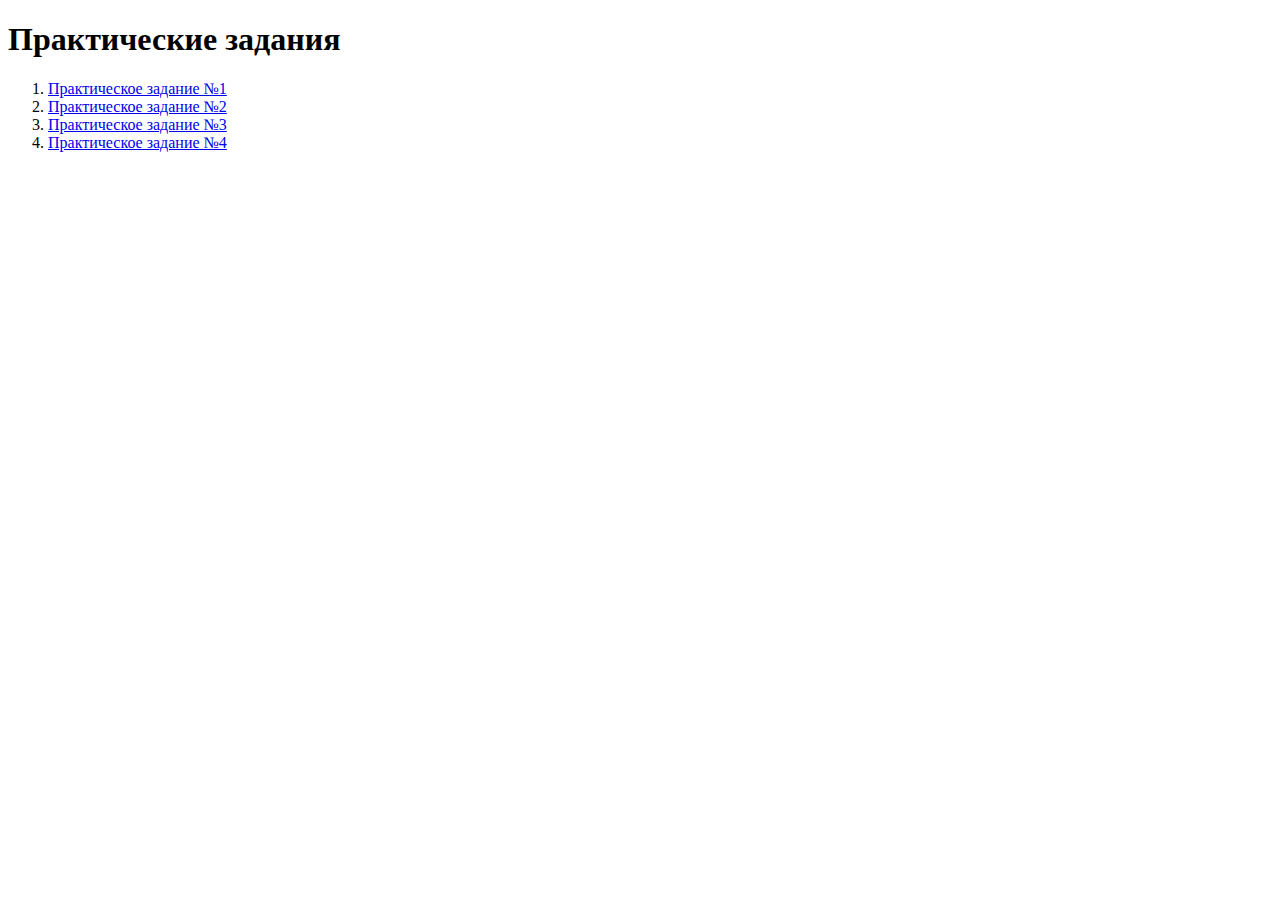
<file: index.html>
<!DOCTYPE html>
<html lang="en">
<head>
    <meta charset="UTF-8">
    <meta name="viewport" content="width=device-width, initial-scale=1.0">
    <title><Практические задания</title>
</head>
<body>
 <h1>Практические задания</h1>
 <ol>
    <li><a href="task1.html">Практическое задание №1</a></li>
    <li><a href="task2.html">Практическое задание №2</a></li>
    <li><a href="task3.html">Практическое задание №3</a></li>
    <li><a href="task4.html">Практическое задание №4</a></li>
 </ol>
     
</body>
</html>
</file>
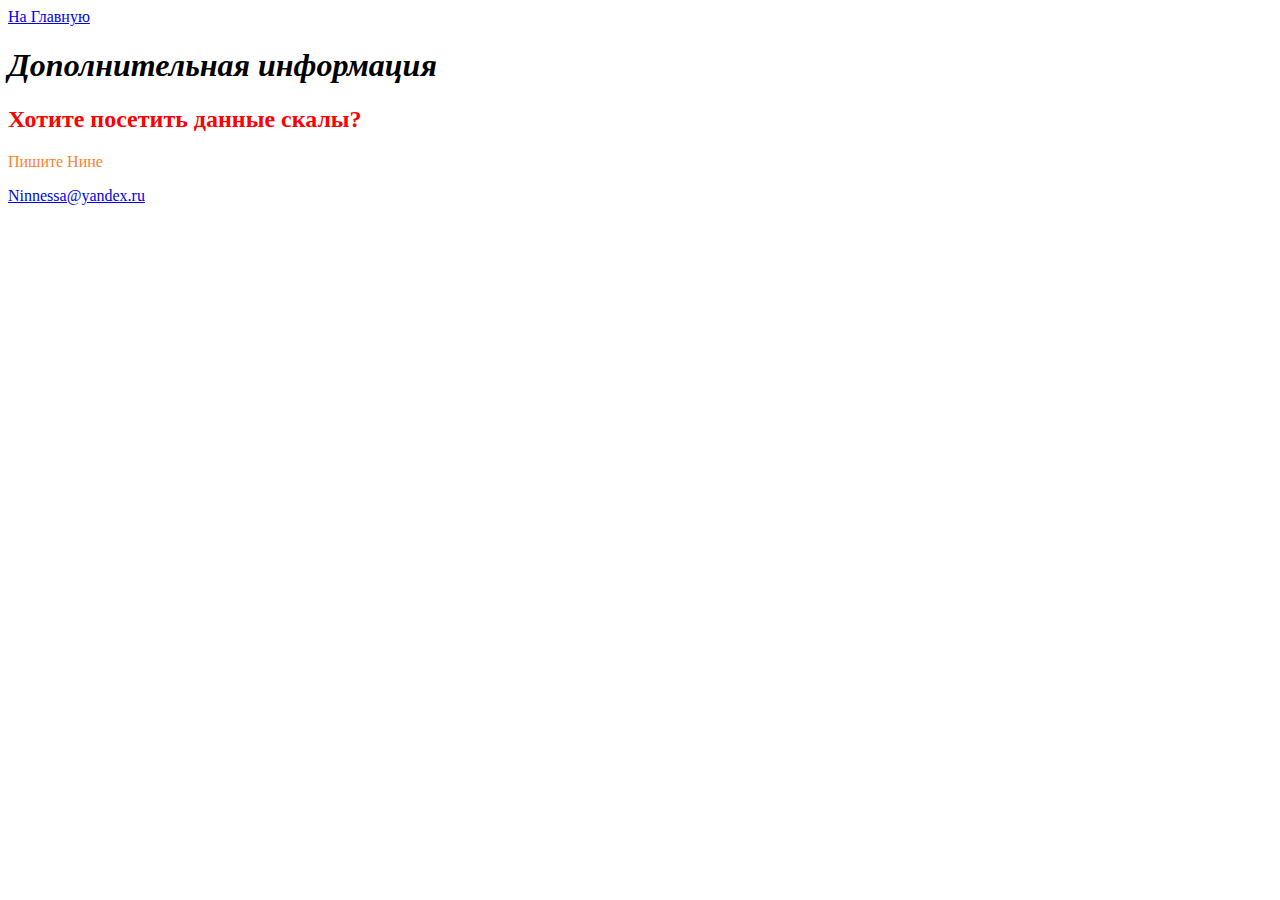
<file: task1.html>
<!DOCTYPE html>
<html lang="en">
<head>
    <meta charset="UTF-8">
    <meta name="viewport" content="width=device-width, initial-scale=1.0">
    <title><Дополнительная информация</title>
</head>
<body>
<a href="index.html">На Главную</a> 
<h1><I>Дополнительная информация</I></h1>
 <h2><font color=red>Хотите посетить данные скалы?</h2>
 <p><font color="#FF8030">Пишите Нине</p>
 

<a href="mailto:Ninnessa@yandex.ru" target="_blank" title="Пишите Нине">Ninnessa@yandex.ru</a>
</body>
</html>
</file>
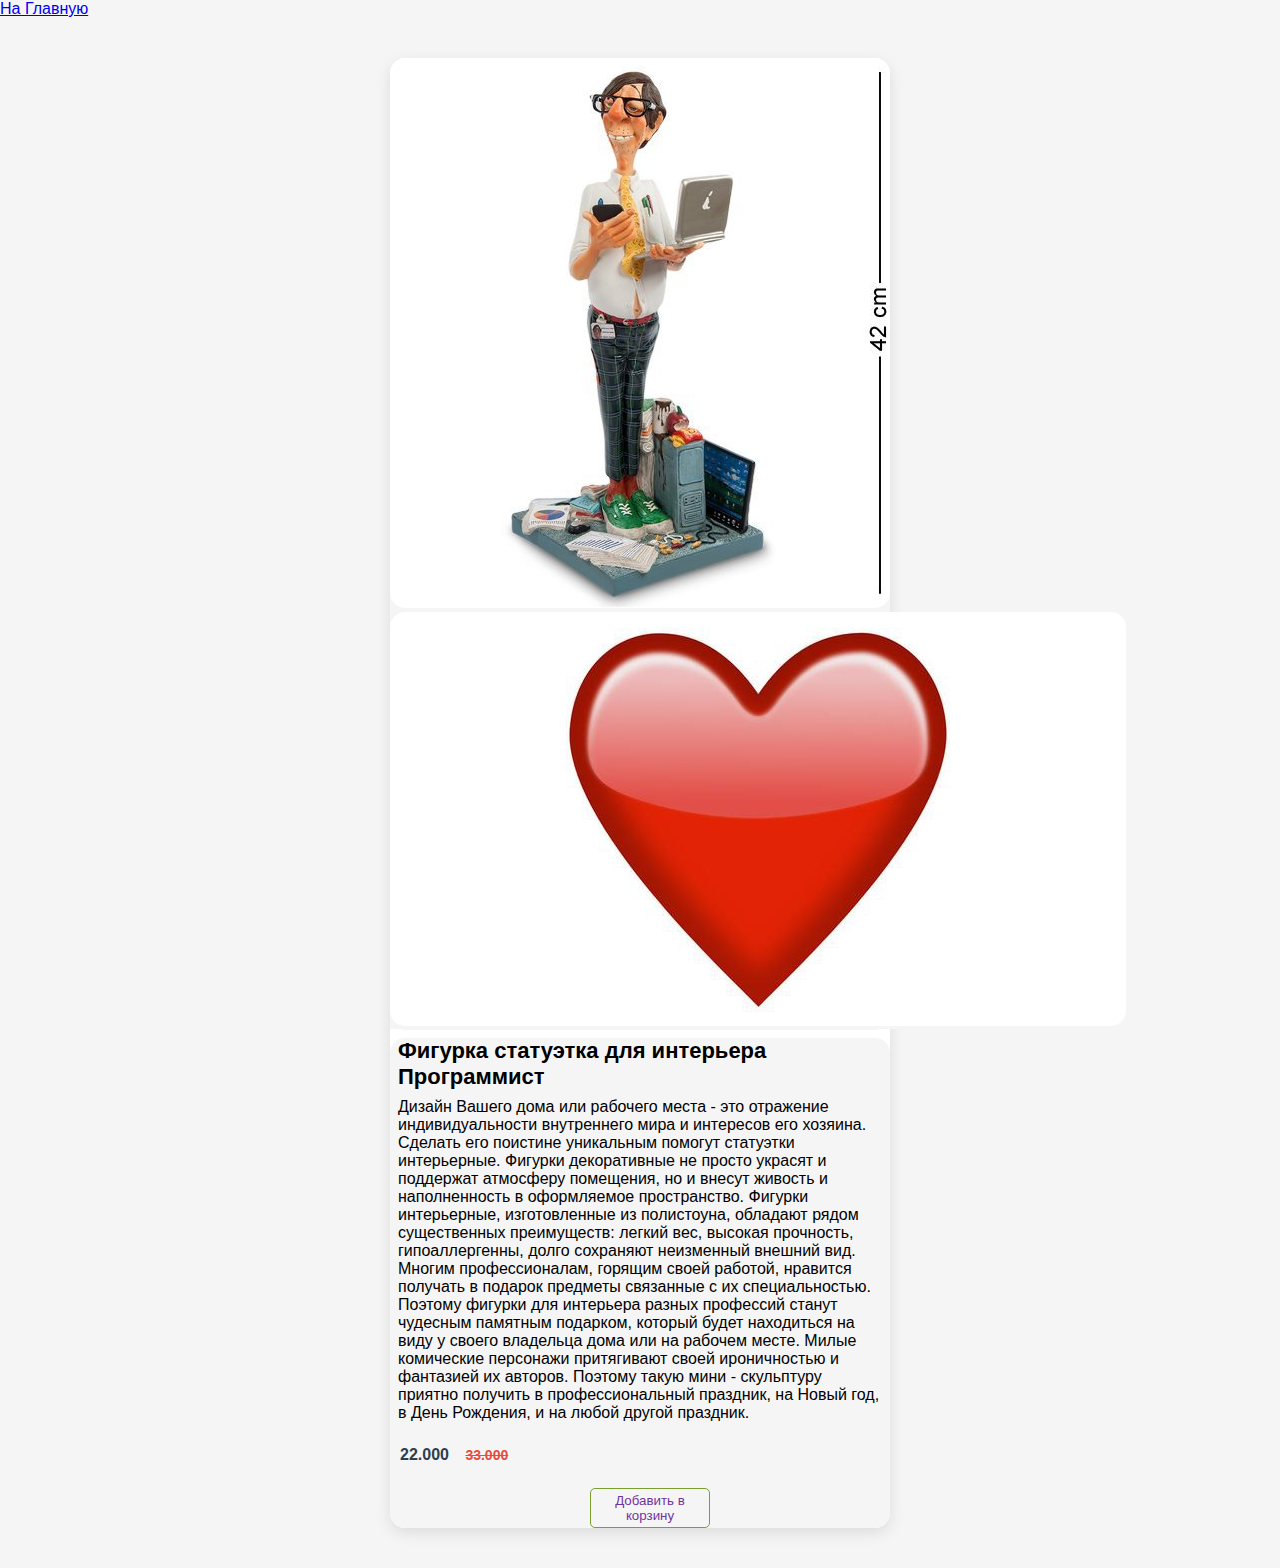
<file: task2.html>
<!DOCTYPE html>
<html lang="en">
<head>
    <meta charset="UTF-8">
    <meta name="viewport" content="width=device-width, initial-scale=1.0">
    <title>Практическое задание №2</title>
    
    <link rel="stylesheet" href="task2.css">
</head>
<body>
    
    <a href="index.html" class="home-link">На Главную</a>
    
    <div class="card">
        <div class="card-header">
            
            <img src="image.jpg" alt="Товар" class="product-image">
            
            <a href="#" class="heart-link">
                <img src="heart.jpg" alt="Избранное" class="heart-icon">
            </a>
        </div>
        
        
        <div class="card-content">
            <h3>Фигурка статуэтка для интерьера Программист</h3>
            <p class="info">Дизайн Вашего дома или рабочего места - это отражение индивидуальности внутреннего мира и интересов его хозяина. Сделать его поистине уникальным помогут статуэтки интерьерные. Фигурки декоративные не просто украсят и поддержат атмосферу помещения, но и внесут живость и наполненность в оформляемое пространство. Фигурки интерьерные, изготовленные из полистоуна, обладают рядом существенных преимуществ: легкий вес, высокая прочность, гипоаллергенны, долго сохраняют неизменный внешний вид. Многим профессионалам, горящим своей работой, нравится получать в подарок предметы связанные с их специальностью. Поэтому фигурки для интерьера разных профессий станут чудесным памятным подарком, который будет находиться на виду у своего владельца дома или на рабочем месте. Милые комические персонажи притягивают своей ироничностью и фантазией их авторов. Поэтому такую мини - скульптуру приятно получить в профессиональный праздник, на Новый год, в День Рождения, и на любой другой праздник.</p>
            <p class="price">22.000 <span class="old-price">33.000</span></p>
            
            
            <button>Добавить в корзину</button>
        </div>
    </div>
</body>
</html>
</file>
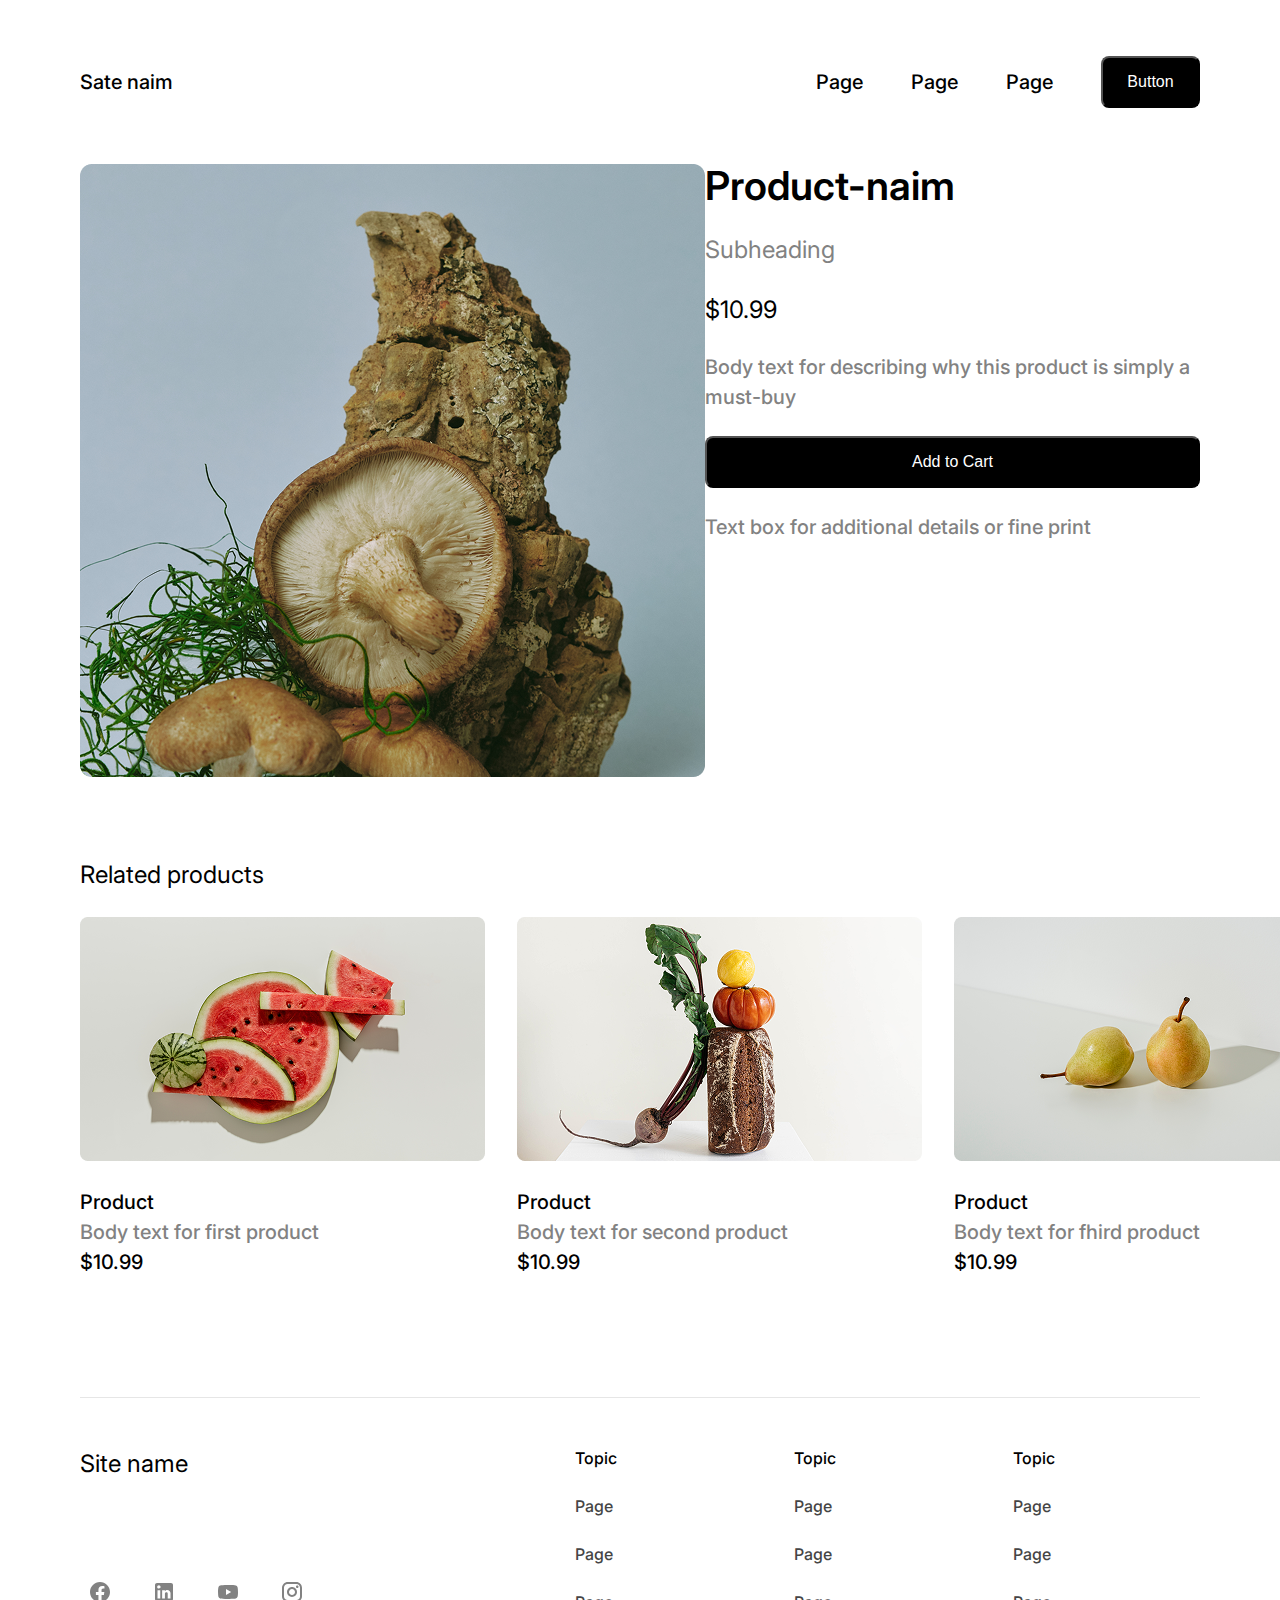
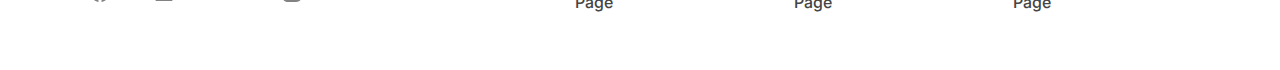
<file: task3.html>
<!DOCTYPE html>
<html lang="en">
<head>
    <meta charset="UTF-8">
    <meta name="viewport" content="width=device-width, initial-scale=1.0">
    <title>Document</title>
    <link rel="stylesheet" href="css/reset.css">
    <link rel="stylesheet" href="css/task3.css">
</head>
<body>
    <header>
        <a class="logo" href="#">
            Sate naim
        </a>
        <nav>
            <a href="">Page</a>
            <a href="">Page</a>
            <a href="">Page</a>
            <button>Button</button>
        </nav>
    </header>

    <main>
        <section class="hero-product">
        <img src="image/task3/hero-image.png" alt="">
        <div class="hero-product-description">
            <h1>Product-naim</h1>
            <h2>Subheading</h2>
            <p class="hero-product-price">$10.99</p>
            <p class="hero-product-about">Body text for describing why this product is simply a must-buy</p>
            <button>Add to Cart</button>
            <p class="hero-product-additional-details">Text box for additional details or fine print</p>
        </div>
        </section>
        
        <section class="products">
            <h2>Related products</h2>
            <div class="product-cards">
                <figure class="product-card">
                    <img src="image/task3/card/card-1.png" alt="">
                       <figcaption>
                        <h3>Product</h3>
                        <p class="product-card-about">Body text for first product</p>
                        <p class="product-card-price">$10.99</p>
                    </figcaption>             
                </figure>
                                <figure class="product-card">
                    <img src="image/task3/card/card-2.png" alt="">
                       <figcaption>
                        <h3>Product</h3>
                        <p class="product-card-about">Body text for second product</p>
                        <p class="product-card-price">$10.99</p>
                    </figcaption>             
                </figure>
                                <figure class="product-card">
                    <img src="image/task3/card/card-3.png" alt="">
                       <figcaption>
                        <h3>Product</h3>
                        <p class="product-card-about">Body text for fhird product</p>
                        <p class="product-card-price">$10.99</p>
                    </figcaption>             
                </figure>

            </div>
        </section>
    </main>
    <footer>
        <div class="footer-info">
            <h2>Site name</h2>
            <div class="social-media">
                <a href="#"><img src="image/task3/icons/Icon.svg" alt=""></a>
                <a href="#"><img src="image/task3/icons/Icon-1.svg" alt=""></a>
                <a href="#"><img src="image/task3/icons/Icon-2.svg" alt=""></a>
                <a href="#"><img src="image/task3/icons/Icon-3.svg" alt=""></a>
            </div>
        </div>
        <div class="footer-links">
            <ul class="footer-links-list">
                <h3>Topic</h3>
                <li><a href="#">Page</a></li>
                <li><a href="#">Page</a></li>
                <li><a href="#">Page</a></li>
            </ul>
            <ul class="footer-links-list">
                <h3>Topic</h3>
                <li><a href="#">Page</a></li>
                <li><a href="#">Page</a></li>
                <li><a href="#">Page</a></li>
            </ul>
            <ul class="footer-links-list">
                <h3>Topic</h3>
                <li><a href="#">Page</a></li>
                <li><a href="#">Page</a></li>
                <li><a href="#">Page</a></li>
            </ul>
        </div>
    </footer>
</body>
</html>
</file>
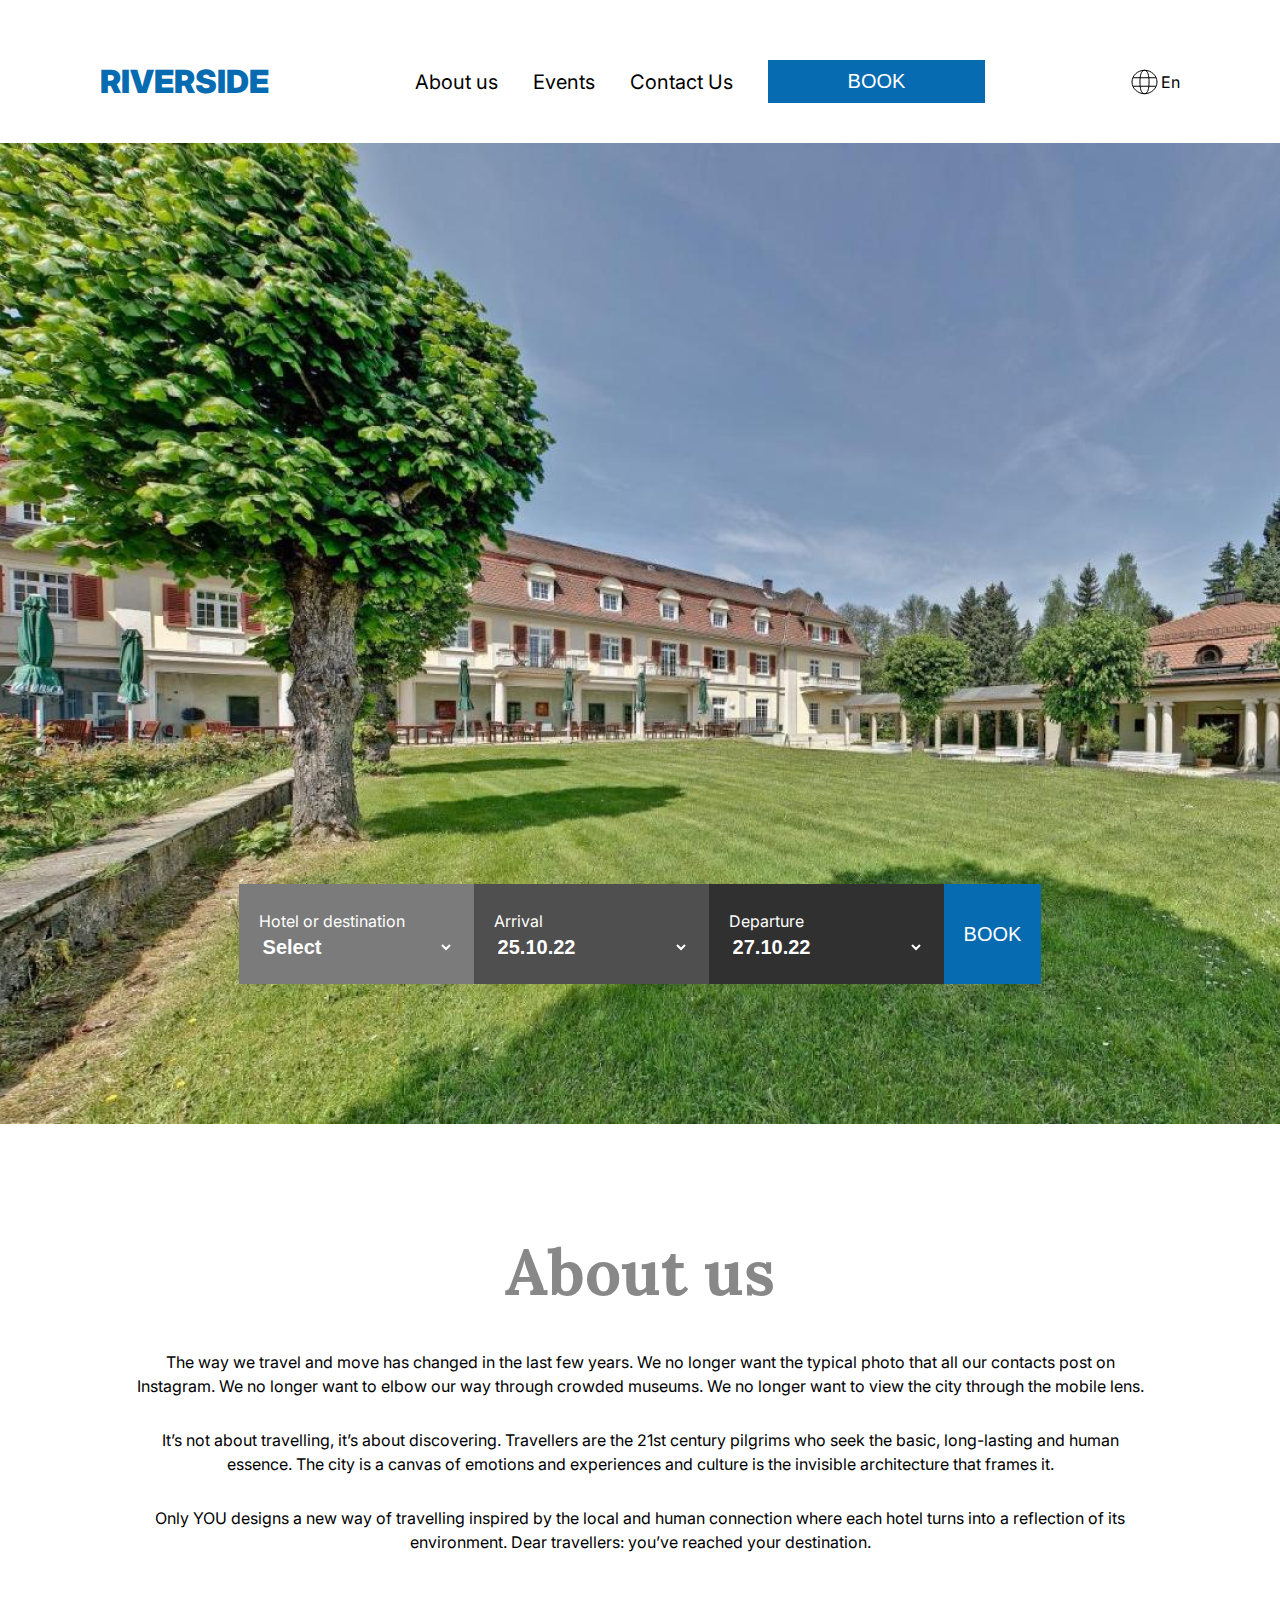
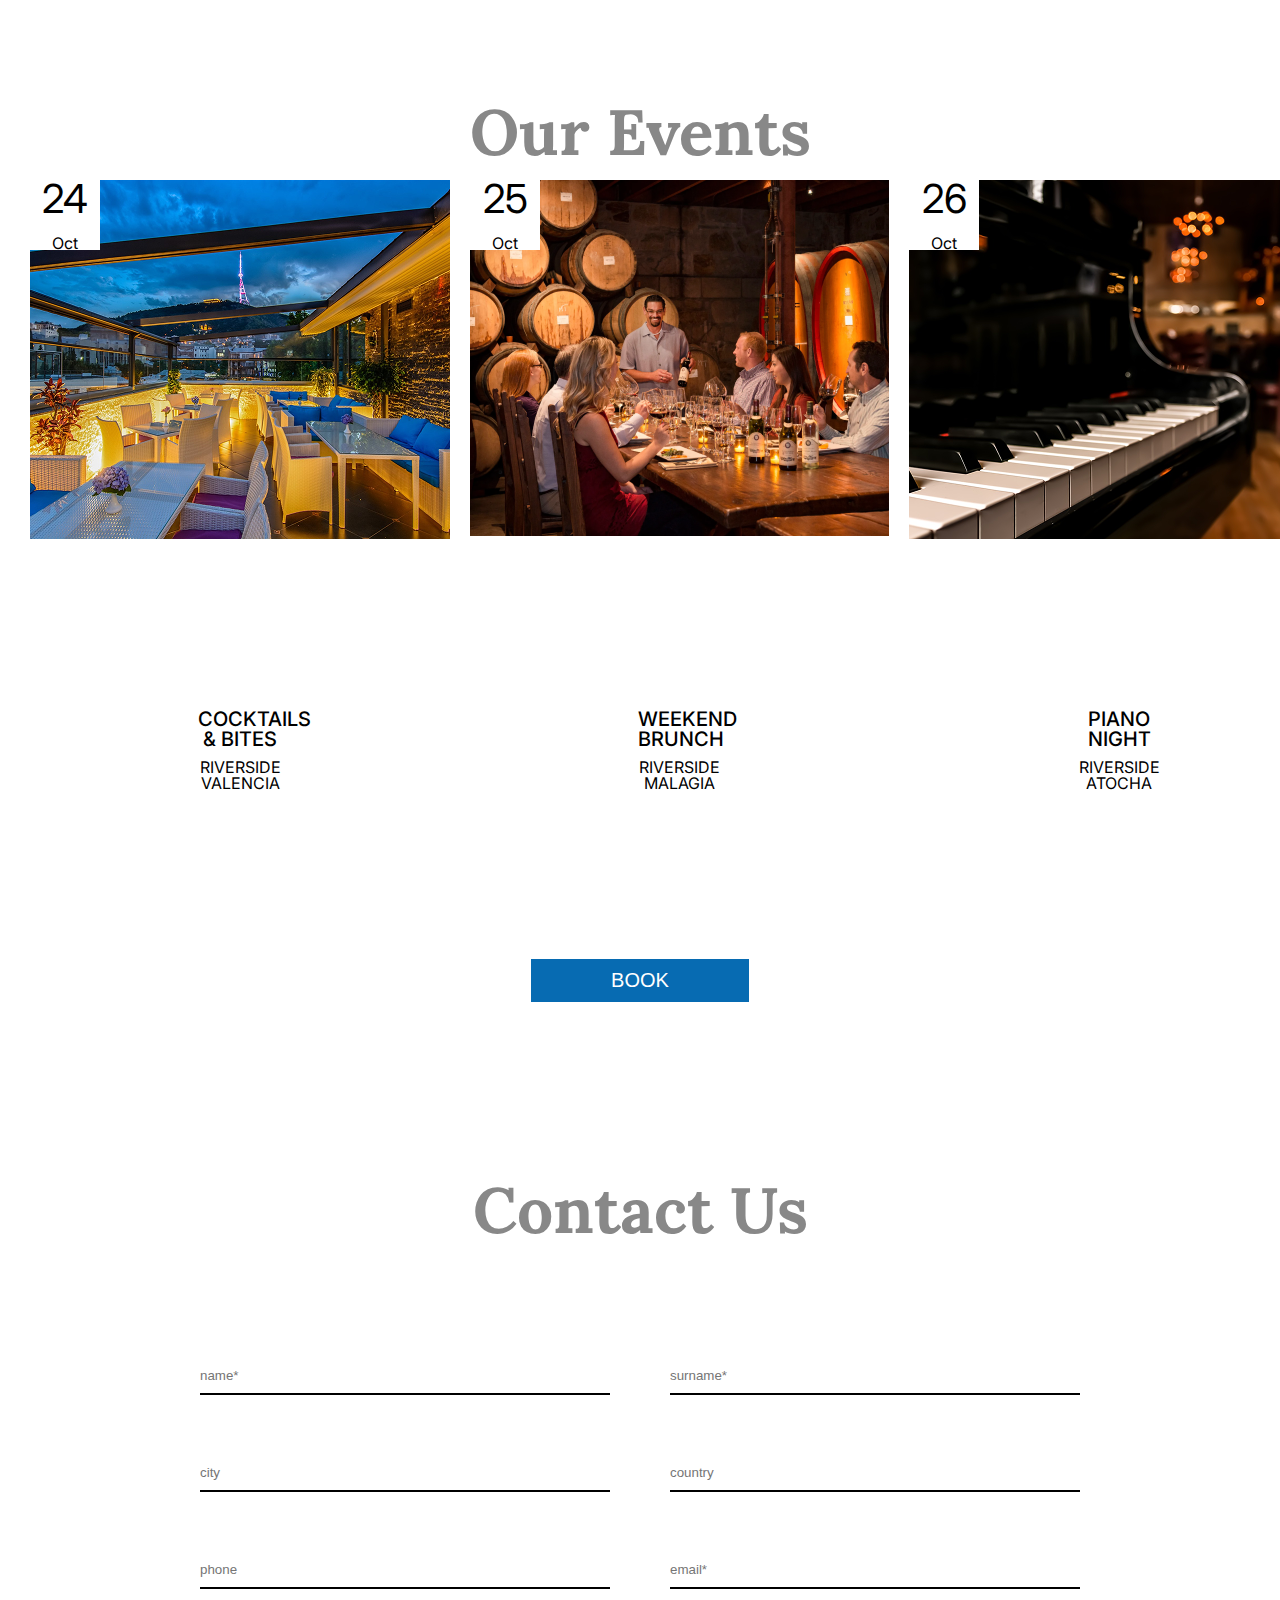
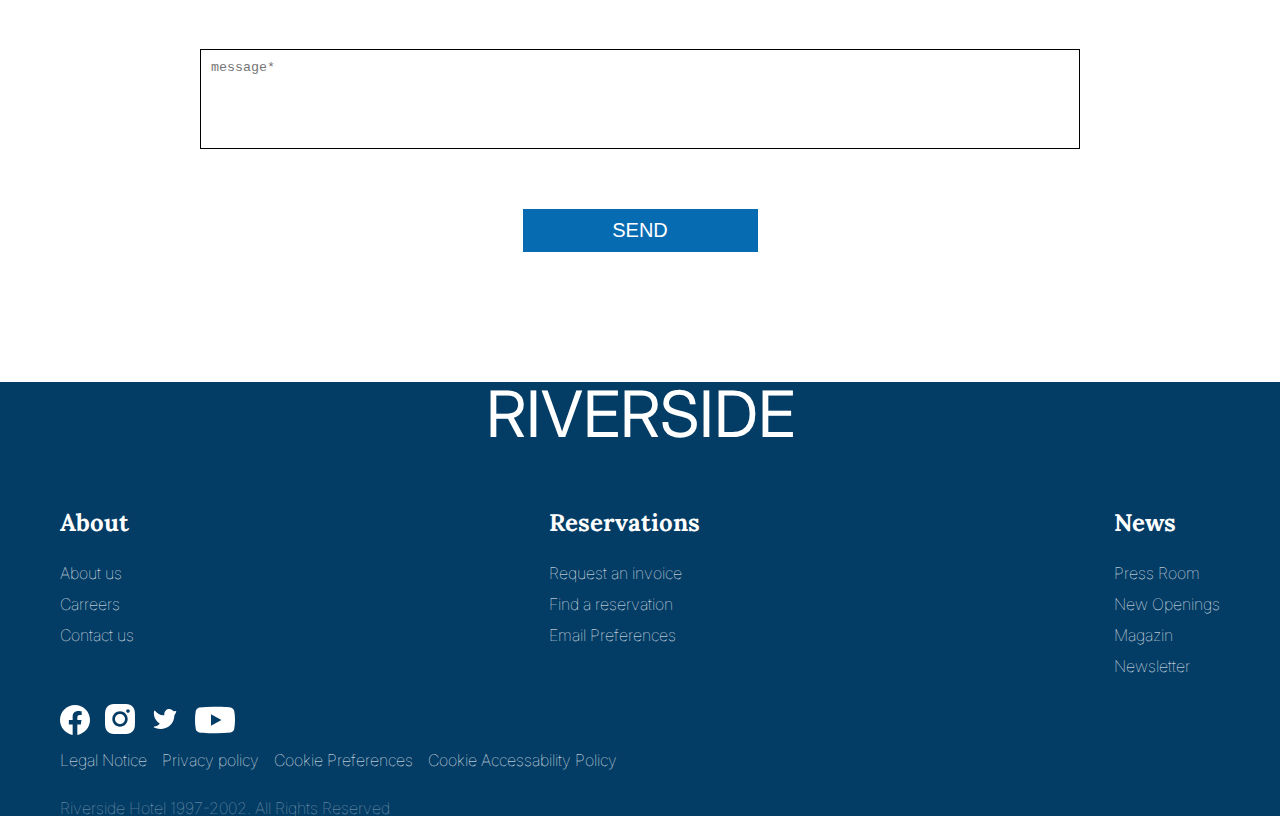
<file: task4.html>
<!DOCTYPE html>
<html lang="en">

<head>
    <meta charset="UTF-8">
    <meta name="viewport" content="width=device-width, initial-scale=1.0">
    <title>Document</title>
    <link rel="stylesheet" href="css/reset.css">
    <link rel="stylesheet" href="css/task4.css">
</head>

<body>
    <header>
        <button class="burger-btn">
            <img src="images/icons/burger-menu.svg" alt="">
        </button>
        <a href="task4.html" class="logo">
            Riverside
        </a>
        <nav>
            <a href="#">About us</a>
            <a href="#">Events</a>
            <a href="#">Contact Us</a>
            <button>book</button>
        </nav>
        <div class="lang">
            <img src="images/icons/lang.svg" alt="Логотип">
            <span>En</span>
        </div>
    </header>

    <main>
     <section class="hero">
        <div class="hero-choose">
          <h4>Hotel or destination</h4>
          <select name="" id="">
            <option value="">Select</option>
          </select>
        </div>
        <div class="hero-choose">
          <h4>Arrival</h4>
          <select name="" id="">
            <option value="">25.10.22</option>
          </select>
        </div>
        <div class="hero-choose">
          <h4>Departure</h4>
          <select name="" id="">
            <option value="">27.10.22</option>
          </select>
        </div>
        <button>Book</button>
     </section>   

     <section class="about-us">
      <h2 id="about-us">About us</h2>
      <p>The way we travel and move has changed in the last few years. We no longer want the typical photo that all our contacts post on Instagram. We no longer want to elbow our way through crowded museums. We no longer want to view the city through the mobile lens.</p>
      <p>It’s not about travelling, it’s about discovering. Travellers are the 21st century pilgrims who seek the basic, long-lasting and human essence. The city is a canvas of emotions and experiences and culture is the invisible architecture that frames it.</p>
      <p>Only YOU designs a new way of travelling inspired by the local and human connection where each hotel turns into a reflection of its environment. Dear travellers: you’ve reached your destination.</p>
     </section>

     <section class="our-events">
      <h2 id="our-events">Our Events</h2>
      <div class="cards">
        <div class="card">
          <img src="images/cards/card-1.png" alt="">
          <div class="card-body">
            <h4>Cocktails & Bites</h4>
            <p>Riverside Valencia</p>
          </div>
          <div class="card-date">
            <span class="card-date-day">24</span>
            <br>Oct
          </div>
        </div>
        <div class="card">
          <img src="images/cards/card-2.png" alt="">
          <div class="card-body">
            <h4>Weekend Brunch</h4>
            <p>Riverside Malagia</p>
          </div>
          <div class="card-date">
            <span class="card-date-day">25</span>
            <br>Oct
          </div>
        </div>
        <div class="card">
          <img src="images/cards/card-3.png" alt="">
          <div class="card-body">
            <h4>Piano Night</h4>
            <p>Riverside Atocha</p>
          </div>
          <div class="card-date">
            <span class="card-date-day">26</span>
            <br>Oct
          </div>
        </div>
      </div>
      <button>Book</button>
     </section>


     
     
     
     
     
     <section class="contact-us">
      <h2 id="contact-us">Contact Us</h2>
      <form class="contact-form" action="">
          <div class="contact-form-fields">
              <input type="text" placeholder="name*" required>
              <input type="text" placeholder="surname*" required>
              <input type="text" placeholder="city">
              <input type="text" placeholder="country">
              <input type="tel" placeholder="phone">
              <input type="email" placeholder="email*" required>
          </div>
         <textarea name="" id="" required placeholder="message*"></textarea>
         
          <button>Send</button>
      </form>
     </section>


    </main>


    <footer>
      <section class="footer-body">
        <h3>Riverside</h3>

      <div class="footer-body-links">
        <ul>
          <h4>About</h4>
          <li><a href="#">About us</a></li>
          <li><a href="#">Carreers</a></li>
          <li><a href="#">Contact us</a></li>
        </ul>
        <ul>
          <h4>Reservations</h4>
          <li><a href="#">Request an invoice</a></li>
          <li><a href="#">Find a reservation</a></li>
          <li><a href="#">Email Preferences</a></li>
        </ul>
        <ul>
          <h4>News</h4>
          <li><a href="#">Press Room</a></li>
          <li><a href="#">New Openings</a></li>
          <li><a href="#">Magazin</a></li>
          <li><a href="#">Newsletter</a></li>
        </ul>
      </div>
      
      <div class="footer-social-media">
        <a href="#"><img src="images/icons/facebook.svg" alt=""></a>
        <a href="#"><img src="images/icons/instagram.svg" alt=""></a>
        <a href="#"><img src="images/icons/twitter.svg" alt=""></a>
        <a href="#"><img src="images/icons/youtube.svg" alt=""></a>
      </div>

      <div class="footer-policy">
        <a href="#">Legal Notice</a>
        <a href="#">Privacy policy</a>
        <a href="#">Cookie Preferences</a>
        <a href="#">Cookie Accessability Policy</a>
      </div>

      <p class="rights">Riverside Hotel 1997-2002. All Rights Reserved</p>

      </section>
    </footer>
    





</body>

</html>
</file>
<file: task2.css>
*{
    margin: 0;
    padding: 0;
    font-family: Arial,sans-serif;
    box-sizing: border-box;
    border-radius: 15px;
    border-image:10px;
    background: #f5f5f5
}

.card{
    background: white;
    width: 500px;
    padding-bottom: 10рх 20px;
    margin: 40px auto;
    transition: 0.3s;
    box-shadow: 0 5px 15px rgba(0, 0, 0, 0.1) ;
    
}
.card:hover{
    transform: scale(1.05);
}

.card h3{
    margin: 8px;
    font-size: 22px;
}

.card .info{
    margin: 8px;
    color:black;
}

.card .price{
    margin: 24px;
    margin-left: 10px;
    font-weight: bold;
    color: #2c3e50;
}
.card .old-price{
    font-size: 14px;
    color:#e74c3c;
    text-decoration:line-through;
    margin-left: 12px;
}

button{
width: 120px;
    height: 40px;
    background: transparent;
    border: 1px solid rgb(93, 139, 0);
    color: rgb(81, 0, 139);
    border-radius: 5px;
    position: relative; left: 200px;
    transition: opacity 0.3s;
    opacity: 0.8;
}

button:hover{
    color: rgb(143, 37, 37);
    border-color: darkblue;    
}

button:active{
    background: darkblue;
    color: white;
}
</file>
<file: css/task3.css>
@import url('https://fonts.googleapis.com/css2?family=Inter:ital,opsz,wght@0,14..32,100..900;1,14..32,100..900&display=swap');


*{
    box-sizing: border-box;
}

body {
    font-family: "Inter", sans-serif;
    max-width: 1440px;
    margin: 0 auto;
    padding: 56px 80px;
}

header{
    display: flex;
    justify-content: space-between;
    align-items: center;
}

.logo,
header nav a,
.hero-product-about,
.hero-product-additional-details,
.product-card figcaption{
    color: black;
    text-decoration: none;
    font-weight: 500;
    font-size: 20px;
    line-height: 150%;
}

header nav{
    display: flex;
    gap: 48px;
    align-items: center;
}

header button, .hero-product-description button{
    background: black;
    color: white;
    width: 99px;
    height: 52px;
    border-radius: 8px;
    border: non;
    cursor: pointer;
    font-size: 16px;
    font-weight: 500;
}

.hero-product{
    margin: 56px 0px 80px;
    display: flex;
    justify-content: space-between;

}

.hero-product-description{
    display: flex;
    flex-direction: column;
    gap: 24px;
    max-width: 515px;
}

h1{
    font-size: 40px;
    font-weight: 600;
    line-height: 110%;
}

.hero-product-description h2, 
.hero-product-price,
.products h2,
.footer-info h2 {
    font-size: 24px;
    line-height: 150%;
}

.hero-product-description h2,
.hero-product-about,
.hero-product-additional-details,
.product-card-about{
    color: #828282;
}

.hero-product-description button{
    width: unset;
}

hero-product-additional-details{
    font-size: 16px;
}

.product-cards{
    margin: 24px 0px 120px;
    display: flex;
    gap: 32px;
}

.product-card{
    flex: auto;
}

.product-card figcaption{
    margin-top: 24px;

}


footer{
    display: flex;
    justify-content: space-between;
    border-top: 1px solid #e6e6e6;
    padding-top: 48px;
}


.footer-links{
    display: flex;
    gap: 32px;
}

.footer-links-list{
    display: flex;
    flex-direction: column;
    gap: 24px;
    width: 187px ;
}

.footer-links-list a, .footer-links h3{
    font-weight: 500;
    line-height: 150%;
    color: #454545;
    text-decoration: none;
    
}
.footer-links h3{
    color: black;
}

.footer-info{
    display: flex;
    justify-content: space-between;
    flex-direction: column;
}

.social-media{
    display: flex;
    align-items: center;
    gap:24px;
}

.social-media img:hover{
    filter: brightness(50%);
}
</file>
<file: css/task4.css>
@import url('https://fonts.googleapis.com/css2?family=Inter:ital,opsz,wght@0,14..32,100..900;1,14..32,100..900&family=Lora:ital,wght@0,400..700;1,400..700&display=swap');

*{
    box-sizing: border-box;
}
body{
    font-family: "Inter", sans-serif ;
}
a{
    text-decoration: none;
}

header{
    max-width: 1500px;
    margin: 0 auto;
    padding: 60px 100px 40px;
    display: flex;
    align-items: center;
    justify-content: space-between;

}
.logo{
    font-size:32px ;
    text-transform: uppercase;
    font-weight: 900;
    color: #076BB2;
}

nav{
    display: flex;
    align-items: center;
    gap: 35px;
}

nav a{
    color: black;
    font-size: 20px;
}

button{
    background: #076BB2;
    color: white;
    border: none;
    text-transform: uppercase;
    padding: 10px 80px;
    font-size: 20px;
    cursor: pointer;
}

.lang{
    display: flex;
    align-items: center;
    gap: 3px;
}

.burger-btn{
    background: transparent;
    padding: 0;
    display: none;
}


.hero{
    height: 981px;
    background: url(../images/hero.png);
    background-size: cover;
    display: flex;
    align-items: end;
    justify-content: center;
    padding-bottom: 140px;
}
.hero-choose{
    padding: 24px 20px;
    width: 235px;
    height: 100px;
    color: white;
    display: flex;
    flex-direction: column;
    justify-content: center;
}

.hero-choose:nth-child(1){
    background: #7B7B7B;
}
.hero-choose:nth-child(2){
    background: #504F4F;
}
.hero-choose:nth-child(3){
    background: #303030;
}

.hero-choose h4{
    line-height: 160%;
}

.hero-choose select{
    background: transparent;
    border: none;
    color: white;
    font-size: 20px;
    font-weight: 600;
}

.hero button{
    height: 100px;
    padding: 20px;
}






.about-us{
    margin: 100px auto;
    max-width: 1080px;
    padding: 0px 30px;
    line-height: 150%;
    text-align: center;
}


h2{
    font-size: 64px;
    color: #888;
    font-family: "lora", serif;
    font-weight: 700;
    line-height: 150%;
    text-align: center;
}

.about-us p{
    margin: 30px 0px;
}


.our-events{
    text-align: center;
    padding: 30px;
}


.cards{
    display: grid;
    grid-template-columns: repeat(3, 1fr);
    max-width: 1300px;
    margin: 0 auto;
    gap: 20px;
}


.card{
    position: relative;
}

.card-date{
    position: absolute;
    top: 0;
    left: 0;
    background: white;
    width: 130px;
    height: 130px;
    display: flex;
    align-items: center;
    justify-content: center;
    flex-direction: column;
    font-size: 20px;
}
.card-date-day{
    font-size: 40px;
}


.card-img{
    width: 100%;
    height: 360px;
    object-fit: cover;
}

.card-body{
    padding: 40%;
    text-align: center;
    display: flex;
    flex-direction: column;
    gap: 10px;
    text-transform: uppercase;
}


.card-body h4{
        font-size: 20px;
        font-weight: 500;
        text-transform: 0;
}


.contact-us{
    max-width: 940px;
    margin: 100px auto;
    padding: 30px;
}

.contact-form{
    display: flex;
    flex-direction: column;
    gap: 60px;
}

.contact-form-fields{
    display: grid;
    grid-template-columns: repeat(2, 1fr);
    gap: 60px;
    margin-top: 100px;
}

.contact-form-fields input{
    border: none;
    border-bottom: 2px solid black;
    padding: 10px 0px;
    outline: none;
}


.contact-form textarea{
    resize: none;
    height: 100px;
    width: 100%;
    border: 1px solid black;
    outline: none;
    padding: 10px;
    box-sizing: border-box;
}

.contact-form button{
    width: 235px;
    display: block;
    margin: 0 auto;
}

footer{
    background: #033C65;
}


.footer-body{
    max-width: 1160px;
    margin: 0 auto;
    color: white;
}

.footer-body h3{
    color: white;
    font-size: 64px;
    text-align: center;
    text-transform: uppercase;
    font-weight: 900px;
}

.footer-body-links{
    display: flex;
    justify-content: space-between;
    padding: 65px 0px 30px;
}

.footer-body-links ul{
    display: flex;
    flex-direction: column;
    gap: 15px;
}


.footer-body-links a{
    font-weight: 100;
    color: white;
}

.footer-body-links h4{
    margin-bottom: 15px;
    font-family: "Lora", serif;
    font-weight: 700;
    font-size: 24px;
}

.footer-social-media{
    display: flex;
    align-items: center;
    gap: 15px;
    margin: 0px 20 px;
}

.footer-policy{
    display: flex;
    align-items: center;
    gap: 15px;
    border-radius: 2px solid white;
    padding: 15px 0px 32px;
}
.footer-policy a{
    color: white;
    font-weight: 100;
}

.rights{
    font-weight: 100;
    opacity: 0.5;
}



@media screen and (max-width: 992px) {
    .burger-btn{
        display: block;
    }
    nav{
        display: none;
    }
}


.card{
    grid-template-columns: repeat(1, 1fr);
}

.card-img{
    height: 60vw;
}

@media screen and (max-width: 768px) {
    .hero{
        flex-direction: column;
        align-items: center;
        justify-content: end;
    }
    .hero button, .hero-choose{
        width: max(70%, 300px);
    }
    .contact-form-fields{
        grid-template-columns: repeat(1, 1fr);
        gap: 30px;
        margin-top: 40px;
    }

    .contact-form{
        gap: 30px;
    }
}
@media screen and (max-width: 550px){
    .footer-body-links, .footer-policy, .footer-social-media, .rights{
        display: none;
    }
    .footer-body h3{
        font-size: 32px;
    }
}



@media screen and (max-width: 450px) {
    header{
        padding: 30px;
    }
    .logo{
        font-size: 20px;
    }

    h2{
        font-size: 20px;
    }

    .about-us p{
        font-size: 14px;
        margin: 14px 0 px;
        color: #303030;
    }
}



.card-date{
    width: 70px;
    height: 70px;
    font-size: 16px;
}
</file>
